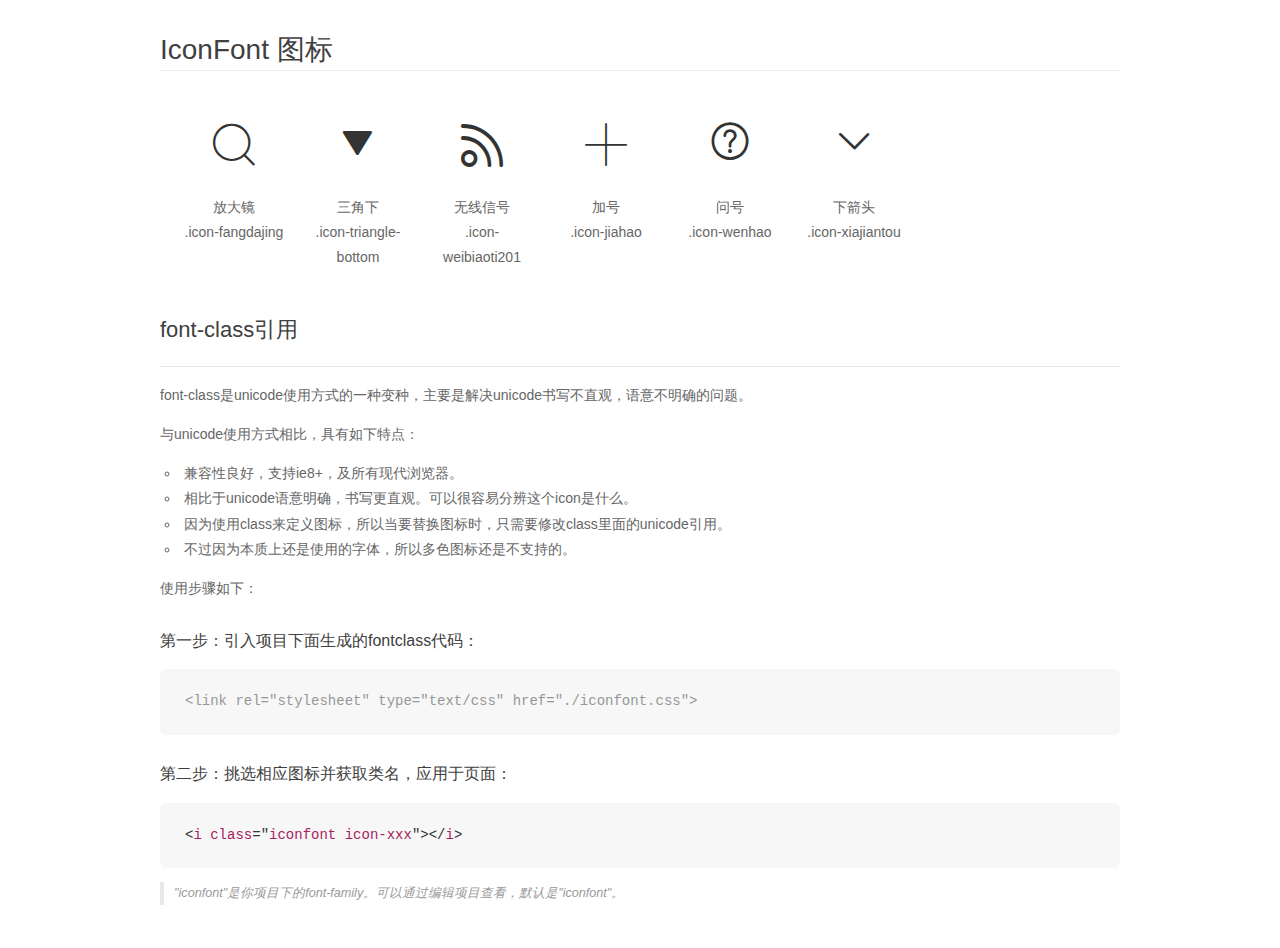
<file: css/demo_fontclass.html>
<!DOCTYPE html>
<html>
<head>
    <meta charset="utf-8"/>
    <title>IconFont</title>
    <link rel="stylesheet" href="demo.css">
    <link rel="stylesheet" href="iconfont.css">
</head>
<body>
    <div class="main markdown">
        <h1>IconFont 图标</h1>
        <ul class="icon_lists clear">
            
                <li>
                <i class="icon iconfont icon-fangdajing"></i>
                    <div class="name">放大镜</div>
                    <div class="fontclass">.icon-fangdajing</div>
                </li>
            
                <li>
                <i class="icon iconfont icon-triangle-bottom"></i>
                    <div class="name">三角下</div>
                    <div class="fontclass">.icon-triangle-bottom</div>
                </li>
            
                <li>
                <i class="icon iconfont icon-weibiaoti201"></i>
                    <div class="name">无线信号</div>
                    <div class="fontclass">.icon-weibiaoti201</div>
                </li>
            
                <li>
                <i class="icon iconfont icon-jiahao"></i>
                    <div class="name">加号</div>
                    <div class="fontclass">.icon-jiahao</div>
                </li>
            
                <li>
                <i class="icon iconfont icon-wenhao"></i>
                    <div class="name">问号</div>
                    <div class="fontclass">.icon-wenhao</div>
                </li>
            
                <li>
                <i class="icon iconfont icon-xiajiantou"></i>
                    <div class="name">下箭头</div>
                    <div class="fontclass">.icon-xiajiantou</div>
                </li>
            
        </ul>

        <h2 id="font-class-">font-class引用</h2>
        <hr>

        <p>font-class是unicode使用方式的一种变种，主要是解决unicode书写不直观，语意不明确的问题。</p>
        <p>与unicode使用方式相比，具有如下特点：</p>
        <ul>
        <li>兼容性良好，支持ie8+，及所有现代浏览器。</li>
        <li>相比于unicode语意明确，书写更直观。可以很容易分辨这个icon是什么。</li>
        <li>因为使用class来定义图标，所以当要替换图标时，只需要修改class里面的unicode引用。</li>
        <li>不过因为本质上还是使用的字体，所以多色图标还是不支持的。</li>
        </ul>
        <p>使用步骤如下：</p>
        <h3 id="-fontclass-">第一步：引入项目下面生成的fontclass代码：</h3>


        <pre><code class="lang-js hljs javascript"><span class="hljs-comment">&lt;link rel="stylesheet" type="text/css" href="./iconfont.css"&gt;</span></code></pre>
        <h3 id="-">第二步：挑选相应图标并获取类名，应用于页面：</h3>
        <pre><code class="lang-css hljs">&lt;<span class="hljs-selector-tag">i</span> <span class="hljs-selector-tag">class</span>="<span class="hljs-selector-tag">iconfont</span> <span class="hljs-selector-tag">icon-xxx</span>"&gt;&lt;/<span class="hljs-selector-tag">i</span>&gt;</code></pre>
        <blockquote>
        <p>"iconfont"是你项目下的font-family。可以通过编辑项目查看，默认是"iconfont"。</p>
        </blockquote>
    </div>
</body>
</html>
</file>
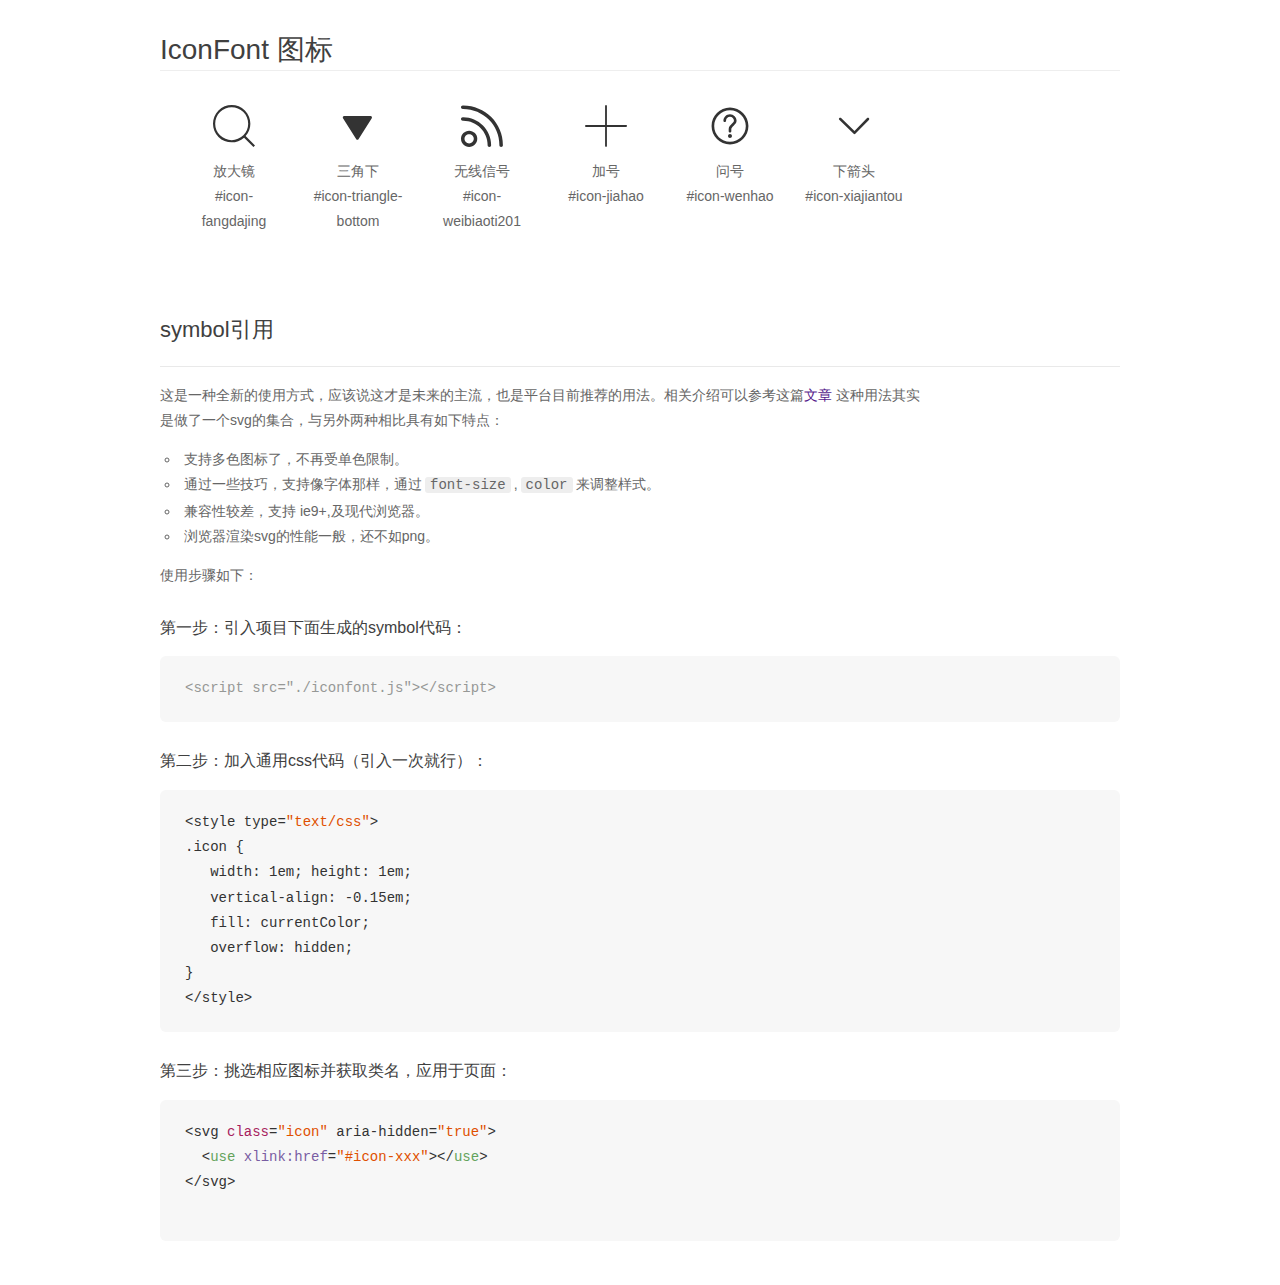
<file: css/demo_symbol.html>
<!DOCTYPE html>
<html>
<head>
    <meta charset="utf-8"/>
    <title>IconFont</title>
    <link rel="stylesheet" href="demo.css">
    <script src="iconfont.js"></script>

    <style type="text/css">
        .icon {
          /* 通过设置 font-size 来改变图标大小 */
          width: 1em; height: 1em;
          /* 图标和文字相邻时，垂直对齐 */
          vertical-align: -0.15em;
          /* 通过设置 color 来改变 SVG 的颜色/fill */
          fill: currentColor;
          /* path 和 stroke 溢出 viewBox 部分在 IE 下会显示
             normalize.css 中也包含这行 */
          overflow: hidden;
        }

    </style>
</head>
<body>
    <div class="main markdown">
        <h1>IconFont 图标</h1>
        <ul class="icon_lists clear">
            
                <li>
                    <svg class="icon" aria-hidden="true">
                        <use xlink:href="#icon-fangdajing"></use>
                    </svg>
                    <div class="name">放大镜</div>
                    <div class="fontclass">#icon-fangdajing</div>
                </li>
            
                <li>
                    <svg class="icon" aria-hidden="true">
                        <use xlink:href="#icon-triangle-bottom"></use>
                    </svg>
                    <div class="name">三角下</div>
                    <div class="fontclass">#icon-triangle-bottom</div>
                </li>
            
                <li>
                    <svg class="icon" aria-hidden="true">
                        <use xlink:href="#icon-weibiaoti201"></use>
                    </svg>
                    <div class="name">无线信号</div>
                    <div class="fontclass">#icon-weibiaoti201</div>
                </li>
            
                <li>
                    <svg class="icon" aria-hidden="true">
                        <use xlink:href="#icon-jiahao"></use>
                    </svg>
                    <div class="name">加号</div>
                    <div class="fontclass">#icon-jiahao</div>
                </li>
            
                <li>
                    <svg class="icon" aria-hidden="true">
                        <use xlink:href="#icon-wenhao"></use>
                    </svg>
                    <div class="name">问号</div>
                    <div class="fontclass">#icon-wenhao</div>
                </li>
            
                <li>
                    <svg class="icon" aria-hidden="true">
                        <use xlink:href="#icon-xiajiantou"></use>
                    </svg>
                    <div class="name">下箭头</div>
                    <div class="fontclass">#icon-xiajiantou</div>
                </li>
            
        </ul>


        <h2 id="symbol-">symbol引用</h2>
        <hr>

        <p>这是一种全新的使用方式，应该说这才是未来的主流，也是平台目前推荐的用法。相关介绍可以参考这篇<a href="">文章</a>
        这种用法其实是做了一个svg的集合，与另外两种相比具有如下特点：</p>
        <ul>
          <li>支持多色图标了，不再受单色限制。</li>
          <li>通过一些技巧，支持像字体那样，通过<code>font-size</code>,<code>color</code>来调整样式。</li>
          <li>兼容性较差，支持 ie9+,及现代浏览器。</li>
          <li>浏览器渲染svg的性能一般，还不如png。</li>
        </ul>
        <p>使用步骤如下：</p>
        <h3 id="-symbol-">第一步：引入项目下面生成的symbol代码：</h3>
        <pre><code class="lang-js hljs javascript"><span class="hljs-comment">&lt;script src="./iconfont.js"&gt;&lt;/script&gt;</span></code></pre>
        <h3 id="-css-">第二步：加入通用css代码（引入一次就行）：</h3>
        <pre><code class="lang-js hljs javascript">&lt;style type=<span class="hljs-string">"text/css"</span>&gt;
.icon {
   width: <span class="hljs-number">1</span>em; height: <span class="hljs-number">1</span>em;
   vertical-align: <span class="hljs-number">-0.15</span>em;
   fill: currentColor;
   overflow: hidden;
}
&lt;<span class="hljs-regexp">/style&gt;</span></code></pre>
        <h3 id="-">第三步：挑选相应图标并获取类名，应用于页面：</h3>
        <pre><code class="lang-js hljs javascript">&lt;svg <span class="hljs-class"><span class="hljs-keyword">class</span></span>=<span class="hljs-string">"icon"</span> aria-hidden=<span class="hljs-string">"true"</span>&gt;<span class="xml"><span class="hljs-tag">
  &lt;<span class="hljs-name">use</span> <span class="hljs-attr">xlink:href</span>=<span class="hljs-string">"#icon-xxx"</span>&gt;</span><span class="hljs-tag">&lt;/<span class="hljs-name">use</span>&gt;</span>
</span>&lt;<span class="hljs-regexp">/svg&gt;
        </span></code></pre>
    </div>
</body>
</html>
</file>
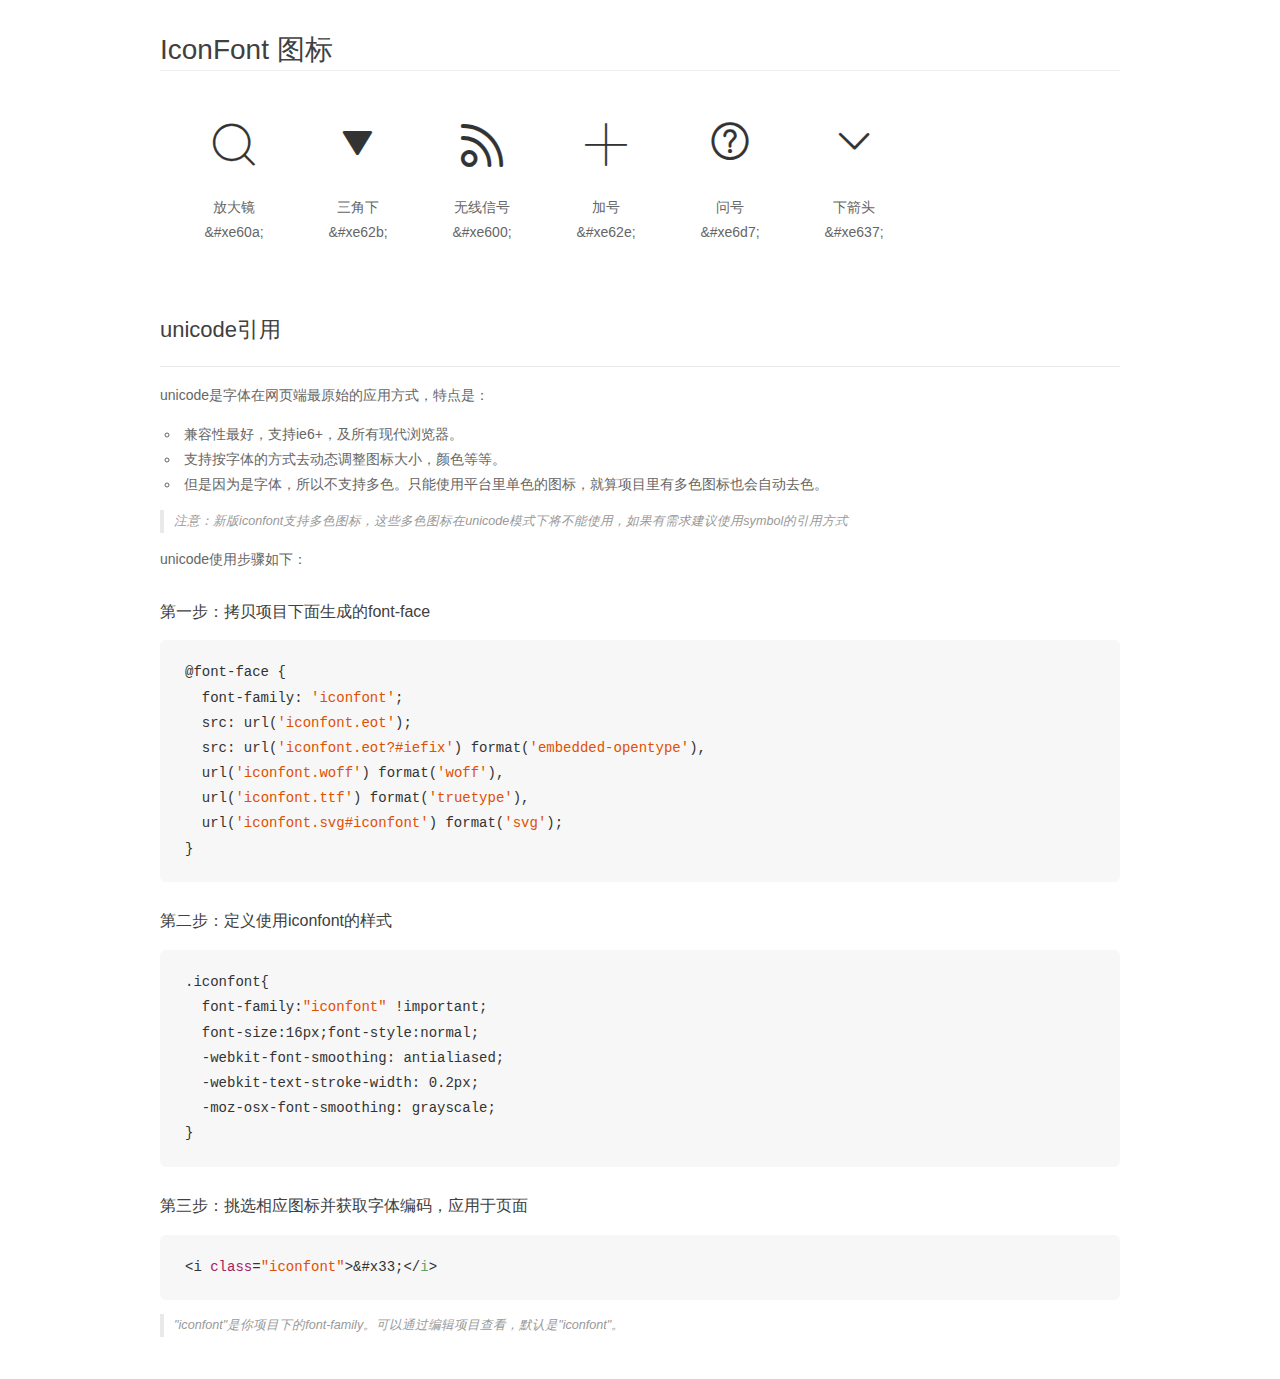
<file: css/demo_unicode.html>
<!DOCTYPE html>
<html>
<head>
    <meta charset="utf-8"/>
    <title>IconFont</title>
    <link rel="stylesheet" href="demo.css">

    <style type="text/css">

        @font-face {font-family: "iconfont";
          src: url('iconfont.eot'); /* IE9*/
          src: url('iconfont.eot#iefix') format('embedded-opentype'), /* IE6-IE8 */
          url('iconfont.woff') format('woff'), /* chrome, firefox */
          url('iconfont.ttf') format('truetype'), /* chrome, firefox, opera, Safari, Android, iOS 4.2+*/
          url('iconfont.svg#iconfont') format('svg'); /* iOS 4.1- */
        }

        .iconfont {
          font-family:"iconfont" !important;
          font-size:16px;
          font-style:normal;
          -webkit-font-smoothing: antialiased;
          -webkit-text-stroke-width: 0.2px;
          -moz-osx-font-smoothing: grayscale;
        }

    </style>
</head>
<body>
    <div class="main markdown">
        <h1>IconFont 图标</h1>
        <ul class="icon_lists clear">
            
                <li>
                <i class="icon iconfont">&#xe60a;</i>
                    <div class="name">放大镜</div>
                    <div class="code">&amp;#xe60a;</div>
                </li>
            
                <li>
                <i class="icon iconfont">&#xe62b;</i>
                    <div class="name">三角下</div>
                    <div class="code">&amp;#xe62b;</div>
                </li>
            
                <li>
                <i class="icon iconfont">&#xe600;</i>
                    <div class="name">无线信号</div>
                    <div class="code">&amp;#xe600;</div>
                </li>
            
                <li>
                <i class="icon iconfont">&#xe62e;</i>
                    <div class="name">加号</div>
                    <div class="code">&amp;#xe62e;</div>
                </li>
            
                <li>
                <i class="icon iconfont">&#xe6d7;</i>
                    <div class="name">问号</div>
                    <div class="code">&amp;#xe6d7;</div>
                </li>
            
                <li>
                <i class="icon iconfont">&#xe637;</i>
                    <div class="name">下箭头</div>
                    <div class="code">&amp;#xe637;</div>
                </li>
            
        </ul>
        <h2 id="unicode-">unicode引用</h2>
        <hr>

        <p>unicode是字体在网页端最原始的应用方式，特点是：</p>
        <ul>
        <li>兼容性最好，支持ie6+，及所有现代浏览器。</li>
        <li>支持按字体的方式去动态调整图标大小，颜色等等。</li>
        <li>但是因为是字体，所以不支持多色。只能使用平台里单色的图标，就算项目里有多色图标也会自动去色。</li>
        </ul>
        <blockquote>
        <p>注意：新版iconfont支持多色图标，这些多色图标在unicode模式下将不能使用，如果有需求建议使用symbol的引用方式</p>
        </blockquote>
        <p>unicode使用步骤如下：</p>
        <h3 id="-font-face">第一步：拷贝项目下面生成的font-face</h3>
        <pre><code class="lang-js hljs javascript">@font-face {
  font-family: <span class="hljs-string">'iconfont'</span>;
  src: url(<span class="hljs-string">'iconfont.eot'</span>);
  src: url(<span class="hljs-string">'iconfont.eot?#iefix'</span>) format(<span class="hljs-string">'embedded-opentype'</span>),
  url(<span class="hljs-string">'iconfont.woff'</span>) format(<span class="hljs-string">'woff'</span>),
  url(<span class="hljs-string">'iconfont.ttf'</span>) format(<span class="hljs-string">'truetype'</span>),
  url(<span class="hljs-string">'iconfont.svg#iconfont'</span>) format(<span class="hljs-string">'svg'</span>);
}
</code></pre>
        <h3 id="-iconfont-">第二步：定义使用iconfont的样式</h3>
        <pre><code class="lang-js hljs javascript">.iconfont{
  font-family:<span class="hljs-string">"iconfont"</span> !important;
  font-size:<span class="hljs-number">16</span>px;font-style:normal;
  -webkit-font-smoothing: antialiased;
  -webkit-text-stroke-width: <span class="hljs-number">0.2</span>px;
  -moz-osx-font-smoothing: grayscale;
}
</code></pre>
        <h3 id="-">第三步：挑选相应图标并获取字体编码，应用于页面</h3>
        <pre><code class="lang-js hljs javascript">&lt;i <span class="hljs-class"><span class="hljs-keyword">class</span></span>=<span class="hljs-string">"iconfont"</span>&gt;&amp;#x33;<span class="xml"><span class="hljs-tag">&lt;/<span class="hljs-name">i</span>&gt;</span></span></code></pre>

        <blockquote>
        <p>"iconfont"是你项目下的font-family。可以通过编辑项目查看，默认是"iconfont"。</p>
        </blockquote>
    </div>


</body>
</html>
</file>
<file: css/iconfont.css>
@font-face {font-family: "iconfont";
  src: url('iconfont.eot?t=1487778565862'); /* IE9*/
  src: url('iconfont.eot?t=1487778565862#iefix') format('embedded-opentype'), /* IE6-IE8 */
  url('iconfont.woff?t=1487778565862') format('woff'), /* chrome, firefox */
  url('iconfont.ttf?t=1487778565862') format('truetype'), /* chrome, firefox, opera, Safari, Android, iOS 4.2+*/
  url('iconfont.svg?t=1487778565862#iconfont') format('svg'); /* iOS 4.1- */
}

.iconfont {
  font-family:"iconfont" !important;
  font-size:16px;
  font-style:normal;
  -webkit-font-smoothing: antialiased;
  -moz-osx-font-smoothing: grayscale;
}

.icon-fangdajing:before { content: "\e60a"; }

.icon-triangle-bottom:before { content: "\e62b"; }

.icon-weibiaoti201:before { content: "\e600"; }

.icon-jiahao:before { content: "\e62e"; }

.icon-wenhao:before { content: "\e6d7"; }

.icon-xiajiantou:before { content: "\e637"; }
</file>
<file: css/demo.css>
*{margin: 0;padding: 0;list-style: none;}
/*
KISSY CSS Reset
理念：1. reset 的目的不是清除浏览器的默认样式，这仅是部分工作。清除和重置是紧密不可分的。
2. reset 的目的不是让默认样式在所有浏览器下一致，而是减少默认样式有可能带来的问题。
3. reset 期望提供一套普适通用的基础样式。但没有银弹，推荐根据具体需求，裁剪和修改后再使用。
特色：1. 适应中文；2. 基于最新主流浏览器。
维护：玉伯<lifesinger@gmail.com>, 正淳<ragecarrier@gmail.com>
 */

/** 清除内外边距 **/
body, h1, h2, h3, h4, h5, h6, hr, p, blockquote, /* structural elements 结构元素 */
dl, dt, dd, ul, ol, li, /* list elements 列表元素 */
pre, /* text formatting elements 文本格式元素 */
form, fieldset, legend, button, input, textarea, /* form elements 表单元素 */
th, td /* table elements 表格元素 */ {
  margin: 0;
  padding: 0;
}

/** 设置默认字体 **/
body,
button, input, select, textarea /* for ie */ {
  font: 12px/1.5 tahoma, arial, \5b8b\4f53, sans-serif;
}
h1, h2, h3, h4, h5, h6 { font-size: 100%; }
address, cite, dfn, em, var { font-style: normal; } /* 将斜体扶正 */
code, kbd, pre, samp { font-family: courier new, courier, monospace; } /* 统一等宽字体 */
small { font-size: 12px; } /* 小于 12px 的中文很难阅读，让 small 正常化 */

/** 重置列表元素 **/
ul, ol { list-style: none; }

/** 重置文本格式元素 **/
a { text-decoration: none; }
a:hover { text-decoration: underline; }


/** 重置表单元素 **/
legend { color: #000; } /* for ie6 */
fieldset, img { border: 0; } /* img 搭车：让链接里的 img 无边框 */
button, input, select, textarea { font-size: 100%; } /* 使得表单元素在 ie 下能继承字体大小 */
/* 注：optgroup 无法扶正 */

/** 重置表格元素 **/
table { border-collapse: collapse; border-spacing: 0; }

/* 清除浮动 */
.ks-clear:after, .clear:after {
  content: '\20';
  display: block;
  height: 0;
  clear: both;
}
.ks-clear, .clear {
  *zoom: 1;
}

.main {
  padding: 30px 100px;
width: 960px;
margin: 0 auto;
}
.main h1{font-size:36px; color:#333; text-align:left;margin-bottom:30px; border-bottom: 1px solid #eee;}

.helps{margin-top:40px;}
.helps pre{
  padding:20px;
  margin:10px 0;
  border:solid 1px #e7e1cd;
  background-color: #fffdef;
  overflow: auto;
}

.icon_lists{
  width: 100% !important;

}

.icon_lists li{
  float:left;
  width: 100px;
  height:180px;
  text-align: center;
  list-style: none !important;
}
.icon_lists .icon{
  font-size: 42px;
  line-height: 100px;
  margin: 10px 0;
  color:#333;
  -webkit-transition: font-size 0.25s ease-out 0s;
  -moz-transition: font-size 0.25s ease-out 0s;
  transition: font-size 0.25s ease-out 0s;

}
.icon_lists .icon:hover{
  font-size: 100px;
}



.markdown {
  color: #666;
  font-size: 14px;
  line-height: 1.8;
}

.highlight {
  line-height: 1.5;
}

.markdown img {
  vertical-align: middle;
  max-width: 100%;
}

.markdown h1 {
  color: #404040;
  font-weight: 500;
  line-height: 40px;
  margin-bottom: 24px;
}

.markdown h2,
.markdown h3,
.markdown h4,
.markdown h5,
.markdown h6 {
  color: #404040;
  margin: 1.6em 0 0.6em 0;
  font-weight: 500;
  clear: both;
}

.markdown h1 {
  font-size: 28px;
}

.markdown h2 {
  font-size: 22px;
}

.markdown h3 {
  font-size: 16px;
}

.markdown h4 {
  font-size: 14px;
}

.markdown h5 {
  font-size: 12px;
}

.markdown h6 {
  font-size: 12px;
}

.markdown hr {
  height: 1px;
  border: 0;
  background: #e9e9e9;
  margin: 16px 0;
  clear: both;
}

.markdown p,
.markdown pre {
  margin: 1em 0;
}

.markdown > p,
.markdown > blockquote,
.markdown > .highlight,
.markdown > ol,
.markdown > ul {
  width: 80%;
}

.markdown ul > li {
  list-style: circle;
}

.markdown > ul li,
.markdown blockquote ul > li {
  margin-left: 20px;
  padding-left: 4px;
}

.markdown > ul li p,
.markdown > ol li p {
  margin: 0.6em 0;
}

.markdown ol > li {
  list-style: decimal;
}

.markdown > ol li,
.markdown blockquote ol > li {
  margin-left: 20px;
  padding-left: 4px;
}

.markdown code {
  margin: 0 3px;
  padding: 0 5px;
  background: #eee;
  border-radius: 3px;
}

.markdown pre {
  border-radius: 6px;
  background: #f7f7f7;
  padding: 20px;
}

.markdown pre code {
  border: none;
  background: #f7f7f7;
  margin: 0;
}

.markdown strong,
.markdown b {
  font-weight: 600;
}

.markdown > table {
  border-collapse: collapse;
  border-spacing: 0px;
  empty-cells: show;
  border: 1px solid #e9e9e9;
  width: 95%;
  margin-bottom: 24px;
}

.markdown > table th {
  white-space: nowrap;
  color: #333;
  font-weight: 600;

}

.markdown > table th,
.markdown > table td {
  border: 1px solid #e9e9e9;
  padding: 8px 16px;
  text-align: left;
}

.markdown > table th {
  background: #F7F7F7;
}

.markdown blockquote {
  font-size: 90%;
  color: #999;
  border-left: 4px solid #e9e9e9;
  padding-left: 0.8em;
  margin: 1em 0;
  font-style: italic;
}

.markdown blockquote p {
  margin: 0;
}

.markdown .anchor {
  opacity: 0;
  transition: opacity 0.3s ease;
  margin-left: 8px;
}

.markdown .waiting {
  color: #ccc;
}

.markdown h1:hover .anchor,
.markdown h2:hover .anchor,
.markdown h3:hover .anchor,
.markdown h4:hover .anchor,
.markdown h5:hover .anchor,
.markdown h6:hover .anchor {
  opacity: 1;
  display: inline-block;
}

.markdown > br,
.markdown > p > br {
  clear: both;
}


.hljs {
  display: block;
  background: white;
  padding: 0.5em;
  color: #333333;
  overflow-x: auto;
}

.hljs-comment,
.hljs-meta {
  color: #969896;
}

.hljs-string,
.hljs-variable,
.hljs-template-variable,
.hljs-strong,
.hljs-emphasis,
.hljs-quote {
  color: #df5000;
}

.hljs-keyword,
.hljs-selector-tag,
.hljs-type {
  color: #a71d5d;
}

.hljs-literal,
.hljs-symbol,
.hljs-bullet,
.hljs-attribute {
  color: #0086b3;
}

.hljs-section,
.hljs-name {
  color: #63a35c;
}

.hljs-tag {
  color: #333333;
}

.hljs-title,
.hljs-attr,
.hljs-selector-id,
.hljs-selector-class,
.hljs-selector-attr,
.hljs-selector-pseudo {
  color: #795da3;
}

.hljs-addition {
  color: #55a532;
  background-color: #eaffea;
}

.hljs-deletion {
  color: #bd2c00;
  background-color: #ffecec;
}

.hljs-link {
  text-decoration: underline;
}

pre{
  background: #fff;
}
</file>
